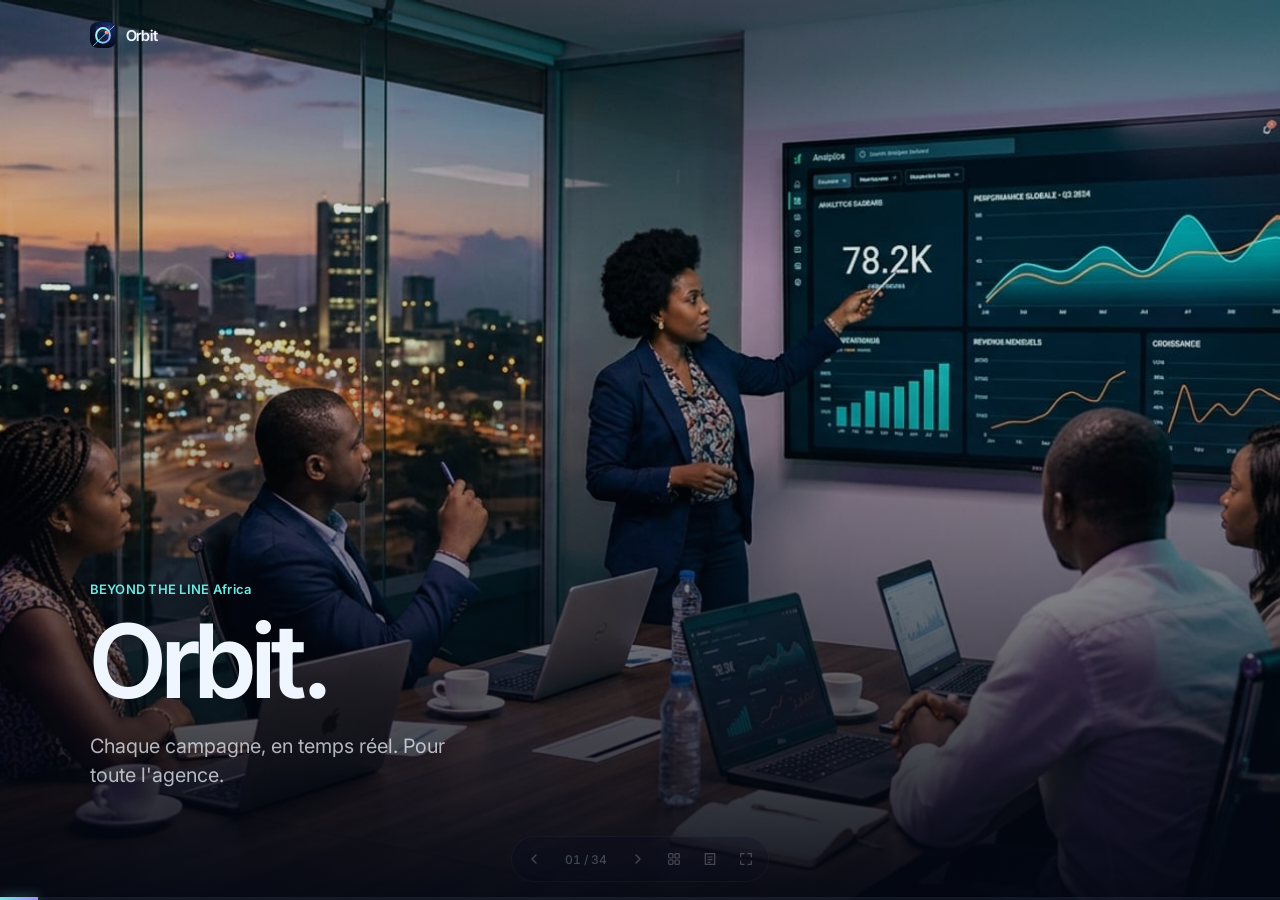
<file: index.html>
<!doctype html>
<html lang="fr">
<head>
<meta charset="utf-8">
<meta name="viewport" content="width=device-width, initial-scale=1, viewport-fit=cover">
<title>Orbit · Keynote BTL</title>
<meta name="description" content="Orbit, le pilotage des campagnes de BEYOND THE LINE Africa : pourquoi l'adopter, comment s'en servir, ce que ça coûte et ce que ça rapporte.">
<meta name="theme-color" content="#030712">
<link rel="icon" href="images/orbit.svg" type="image/svg+xml">
<link rel="apple-touch-icon" href="images/orbit-180.png">
<link rel="preconnect" href="https://fonts.googleapis.com"><link rel="preconnect" href="https://fonts.gstatic.com" crossorigin>
<link href="https://fonts.googleapis.com/css2?family=Inter:wght@400;500;600;700&family=Inter+Tight:wght@500;600;700&display=swap" rel="stylesheet">
<link rel="stylesheet" href="styles.css">
</head>
<body>
<div class="aurora" aria-hidden="true"><i></i><i></i><i></i></div>

<svg width="0" height="0" style="position:absolute" aria-hidden="true">
  <symbol id="i-left" viewBox="0 0 24 24" fill="none" stroke="currentColor" stroke-width="2" stroke-linecap="round" stroke-linejoin="round"><path d="m15 6-6 6 6 6"/></symbol>
  <symbol id="i-right" viewBox="0 0 24 24" fill="none" stroke="currentColor" stroke-width="2" stroke-linecap="round" stroke-linejoin="round"><path d="m9 6 6 6-6 6"/></symbol>
  <symbol id="i-grid" viewBox="0 0 24 24" fill="none" stroke="currentColor" stroke-width="1.8"><rect x="4" y="4" width="6.5" height="6.5" rx="1.5"/><rect x="13.5" y="4" width="6.5" height="6.5" rx="1.5"/><rect x="4" y="13.5" width="6.5" height="6.5" rx="1.5"/><rect x="13.5" y="13.5" width="6.5" height="6.5" rx="1.5"/></symbol>
  <symbol id="i-note" viewBox="0 0 24 24" fill="none" stroke="currentColor" stroke-width="1.8" stroke-linecap="round"><path d="M5 4h14v16H5z"/><path d="M9 9h6M9 13h6M9 17h3"/></symbol>
  <symbol id="i-full" viewBox="0 0 24 24" fill="none" stroke="currentColor" stroke-width="1.8" stroke-linecap="round" stroke-linejoin="round"><path d="M4 9V4h5M20 9V4h-5M4 15v5h5M20 15v5h-5"/></symbol>
</svg>

<header class="brandbar">
  <span class="brand"><img src="images/orbit.svg" alt="">Orbit</span>
</header>
<div class="progress"><i></i></div>

<main class="deck">

<!-- ═════════ I · POURQUOI ═════════ -->
<section class="slide full" data-title="Orbit" data-part="Pourquoi">
  <div class="photo"><img src="images/photos/reunion.jpg" alt="Une équipe pilote une campagne sur l'écran géant de la salle de réunion"></div>
  <div class="reveal">
    <span class="eyebrow">BEYOND THE LINE Africa</span>
    <h1>Orbit.</h1>
    <p class="lead">Chaque campagne, en temps réel. Pour toute l'agence.</p>
  </div>
  <aside class="note"><b>1 min.</b> Ouvrir sur l'image : une réunion où tout le monde regarde la même campagne, en direct. Annoncer les quatre temps : pourquoi, ce qu'Orbit apporte, comment s'en servir, ce que ça rapporte.</aside>
</section>

<section class="slide full" data-title="Aujourd'hui">
  <div class="photo left"><img src="images/photos/constat.jpg" alt="Une superviseure débordée par les fichiers et les messages"></div>
  <div class="reveal">
    <span class="eyebrow">Aujourd'hui</span>
    <h2>Un rapport,<br>c'est une soirée<br><span class="grad">de recopie.</span></h2>
    <p class="lead">WhatsApp, photos, Excel, notes. Et des chiffres qui changent après envoi.</p>
  </div>
  <aside class="note"><b>2 min.</b> Faire réagir la salle : combien d'heures pour le rapport hebdo ? Combien de corrections après envoi au client ? Ce sont nos meilleurs arguments. Le problème, c'est le processus, pas les personnes.</aside>
</section>

<section class="slide full" data-title="10 h, au kiosque">
  <div class="photo left flip"><img src="images/photos/ambassadeur.jpg" alt="Un ambassadeur saisit une vente sur son téléphone devant un kiosque M-Pesa à Kinshasa"></div>
  <div class="reveal">
    <span class="eyebrow">Avec Orbit</span>
    <h2>10 h, une vente au kiosque.<br><span class="grad">10 h 01, toute l'agence la voit.</span></h2>
    <p class="lead">Saisie sur le téléphone. Plus rien à recompiler le soir.</p>
  </div>
  <aside class="note"><b>1 min.</b> Le contraste avec la slide précédente : l'ambassadeur saisit au kiosque, la direction, les superviseurs et le chargé de compte voient le chiffre dans la minute. La réunion du lundi sert à décider, plus à vérifier.</aside>
</section>

<section class="slide" data-title="Orbit en une phrase">
  <div class="split">
    <div class="reveal">
      <span class="eyebrow">En une phrase</span>
      <h2>Le terrain saisit.<br><span class="grad">Orbit fait le reste.</span></h2>
      <p class="lead">Calculs, classements, commentaires, rapports. Rien à ressaisir.</p>
    </div>
    <div class="shot float"><img src="images/app/02-accueil-privilege.jpg" alt="Accueil d'Orbit sur la campagne Vodacom Privilège"></div>
  </div>
  <aside class="note"><b>2 min.</b> Orbit est déjà en service sur quatre campagnes Vodacom : Privilège, Merchant, M-Pesa Mikili et Youth F2F. Ce n'est pas un projet, c'est un outil qui tourne.</aside>
</section>

<!-- ═════════ II · CE QU'ORBIT APPORTE ═════════ -->
<section class="slide full" data-title="Pratique" data-part="Ce qu'Orbit apporte">
  <div class="photo left"><img src="images/photos/hotesse.jpg" alt="Une hôtesse montre Orbit sur son téléphone en boutique"></div>
  <div class="reveal">
    <span class="eyebrow">01 · Pratique</span>
    <h2>Un lien.<br><span class="grad">Partout.</span></h2>
    <p class="lead">Téléphone, ordinateur, écran de salle. Rien à installer, s'installe en un geste.</p>
  </div>
  <aside class="note"><b>2 min.</b> Pas de licence ni d'installation sur les postes. Faire ouvrir le lien sur un téléphone de la salle.</aside>
</section>

<section class="slide" data-title="Modulable">
  <div class="reveal">
    <span class="eyebrow">02 · Modulable</span>
    <h2>Chaque campagne a<br><span class="grad">son Orbit.</span></h2>
    <div class="gallery">
      <figure><img src="images/app/08-accueil-merchant.jpg" alt="Campagne Merchant"><figcaption>Merchant · POS et transactions</figcaption></figure>
      <figure><img src="images/app/09-mikili-nebuleuse.jpg" alt="Campagne M-Pesa Mikili"><figcaption>M-Pesa Mikili · contacts</figcaption></figure>
      <figure><img src="images/app/10-starfly.jpg" alt="Ambiance claire"><figcaption>Six ambiances, claires ou sombres</figcaption></figure>
    </div>
  </div>
  <aside class="note"><b>2 min.</b> Hôtesses, ambassadeurs, contacts, POS : chaque type a son vocabulaire et ses objectifs. Une nouvelle campagne se branche pour environ 100 $.</aside>
</section>

<section class="slide" data-title="Fiable et claire">
  <div class="split rev">
    <div class="shot float"><img src="images/app/05-terrain.jpg" alt="Vue Terrain avec la fiche d'une hôtesse"></div>
    <div class="reveal">
      <span class="eyebrow">03 · Fiable et claire</span>
      <h2>Une source.<br><span class="grad">Zéro version.</span></h2>
      <p class="lead">Une base unique et sécurisée. Chaque correction est tracée.</p>
    </div>
  </div>
  <aside class="note"><b>2 min.</b> Profils et droits séparés : Vodacom lit, BTL pilote. Le journal des modifications garde qui a changé quoi, et quand.</aside>
</section>

<section class="slide" data-title="Sans erreurs">
  <div class="reveal">
    <span class="eyebrow">04 · Sans erreurs</span>
    <h2>Le chiffre se calcule.<br><span class="grad">Il ne se recopie plus.</span></h2>
    <div class="versus">
      <div class="glass col before"><h3>Avant</h3><ul><li>Recopies WhatsApp → Excel</li><li>Doublons, oublis, formules cassées</li><li>Corrections après envoi</li></ul></div>
      <div class="glass col after"><h3 class="grad">Avec Orbit</h3><ul><li>Saisie unique, sur le moment</li><li>Totaux et objectifs automatiques</li><li>Anomalies signalées avant envoi</li></ul></div>
    </div>
  </div>
  <aside class="note"><b>2 min.</b> La recopie est la principale source d'erreurs. Orbit la supprime.</aside>
</section>

<section class="slide full" data-title="Rapports en 30 secondes">
  <div class="photo left"><img src="images/photos/export.jpg" alt="Une superviseure exporte le rapport de la campagne"></div>
  <div class="reveal">
    <span class="eyebrow">05 · Rapports</span>
    <h2>Le rapport client<br><span class="grad">en 30 secondes.</span></h2>
    <p class="lead">PDF prêt à envoyer. Excel avec formules et données brutes, vérifiable.</p>
  </div>
  <aside class="note"><b>2 min.</b> Comparer avec le temps de compilation donné par la salle au début. L'Excel à formules permet au client de recompter : c'est de la transparence.</aside>
</section>

<section class="slide" data-title="Décisionnelle">
  <div class="split">
    <div class="reveal">
      <span class="eyebrow">06 · Décisionnelle</span>
      <h2>On pose la question.<br><span class="grad">Orbit répond, chiffres à l'appui.</span></h2>
    </div>
    <div class="glass chat">
      <div class="head"><i>✦</i>Questionner la campagne</div>
      <div class="q">Qui sont les trois meilleurs et pourquoi ?</div>
      <div class="a"><p>• Becky O. : 211 transactions en 10 jours<br>• Patience T. : 141 en 12 jours<br>• Jesly B. : 113 en 12 jours</p><p>Les notes de terrain signalent des lenteurs de connexion et des fonds livrés en retard.</p><p><b>Suggestion :</b> approvisionner les fonds dès le matin.</p></div>
      <div class="foot"><span>Réponse réelle · Merchant</span><span>19 questions restantes aujourd'hui</span></div>
    </div>
  </div>
  <aside class="note"><b>3 min.</b> Vraie réponse obtenue sur Merchant. L'IA lit les chiffres et les notes de clôture, puis propose des pistes. Aucune donnée client ne lui est transmise. Le quota quotidien rend le service facturable.</aside>
</section>

<section class="slide full" data-title="Réorienter">
  <div class="photo left"><img src="images/photos/superviseur-terrain.jpg" alt="Un superviseur consulte Orbit dans la rue"></div>
  <div class="reveal">
    <span class="eyebrow">07 · Agile</span>
    <h2>Jeudi, un shop décroche.<br><span class="grad">Vendredi, c'est corrigé.</span></h2>
    <p class="lead">On déplace les équipes avant la fin de la semaine, pas après.</p>
  </div>
  <aside class="note"><b>2 min.</b> Un shop sous la moyenne deux jours de suite se voit dans Terrain. On déplace deux hôtesses. Sans Orbit, on le découvre dans le rapport de fin de semaine.</aside>
</section>

<section class="slide full" data-title="Présenter les résultats">
  <div class="photo"><img src="images/photos/directeur.jpg" alt="Un directeur présente la courbe de progression"></div>
  <div class="reveal">
    <span class="eyebrow">08 · Convaincant</span>
    <h2>Les résultats<br><span class="grad">se montrent en direct.</span></h2>
  </div>
  <aside class="note"><b>2 min.</b> La courbe de progression, les jours prestés, les classements : la présentation au client se fait directement dans Orbit, sans préparer de diapositives.</aside>
</section>

<section class="slide" data-title="Ce que voit le client">
  <div class="split even">
    <div class="reveal">
      <span class="eyebrow">09 · Maîtrise</span>
      <h2>Le client voit<br><span class="grad">ce que nous décidons.</span></h2>
      <p class="lead">Par campagne : l'accès, les objectifs, les questions à l'IA.</p>
    </div>
    <div class="glass access">
      <div class="row"><span>Campagne</span><span>Voir</span><span>Objectifs</span><span>IA</span></div>
      <div class="row"><b>Vodacom Privilège</b><i class="sw on"></i><i class="sw on"></i><i class="sw on"></i></div>
      <div class="row"><b>Merchant Educational</b><i class="sw on"></i><i class="sw"></i><i class="sw on"></i></div>
      <div class="row"><b>M-Pesa Mikili</b><i class="sw on"></i><i class="sw on"></i><i class="sw"></i></div>
      <div class="row"><b>Youth F2F</b><i class="sw"></i><i class="sw"></i><i class="sw"></i></div>
    </div>
  </div>
  <aside class="note"><b>2 min.</b> Levier de négociation : on montre la campagne sans les objectifs internes, et l'IA est réservée aux clients qui la paient.</aside>
</section>

<!-- ═════════ III · TUTORIEL ═════════ -->
<section class="slide full chapter" data-title="Prise en main" data-part="Prise en main">
  <div class="photo left"><img src="images/photos/formation.jpg" alt="Séance de formation des agents à Orbit"></div>
  <div class="reveal">
    <div class="num-big">12 min</div>
    <h2>Prise en main.<br><span class="grad">Tout est déjà disponible.</span></h2>
  </div>
  <aside class="note"><b>1 min.</b> Annoncer : on parcourt l'appli écran par écran. Tout ce qui suit est en service aujourd'hui. Idéalement, faire la démonstration en direct en parallèle.</aside>
</section>

<section class="slide" data-title="Se connecter">
  <div class="split">
    <div class="reveal">
      <span class="eyebrow">Étape 1</span>
      <h2>Se connecter</h2>
      <ol class="steps"><li><span><b>Vodacom</b> : lecture seule, un clic.</span></li><li><span><b>BTL</b> : choisir son profil, saisir son mot de passe.</span></li><li><span>Le tracker ouvre Orbit déjà connecté.</span></li></ol>
      <div class="qr"><img src="images/qr-orbit.svg" alt="QR code vers Orbit"><span><b>Scannez pour ouvrir Orbit</b>eldoradodesign1.github.io/btl-deployment-report</span></div>
    </div>
    <div class="shot"><img src="images/app/01-connexion.jpg" alt="Écran de connexion d'Orbit"></div>
  </div>
  <aside class="note"><b>1 min.</b> Deux profils : Vodacom pour le client (lecture), BTL pour l'équipe (pilotage). Les droits suivent le rôle : agent, superviseur, admin, super admin.</aside>
</section>

<section class="slide" data-title="Choisir la campagne">
  <div class="split">
    <div class="reveal">
      <span class="eyebrow">Étape 2</span>
      <h2>Choisir la campagne</h2>
      <ol class="steps"><li><span>Touche <kbd>C</kbd>, ou le bouton en haut à gauche.</span></li><li><span>Taper quelques lettres pour filtrer.</span></li><li><span><kbd>Entrée</kbd> pour ouvrir.</span></li></ol>
    </div>
    <div class="shot"><img src="images/app/07-palette-campagnes.jpg" alt="Palette de choix de campagne"></div>
  </div>
  <aside class="note"><b>1 min.</b> La palette est pensée pour un catalogue qui grandit : avec 20 campagnes, on retrouve la bonne en deux secondes.</aside>
</section>

<section class="slide" data-title="L'accueil">
  <div class="split rev">
    <div class="shot">
      <img src="images/app/02-accueil-privilege.jpg" alt="Accueil d'Orbit annoté">
      <span class="spot" style="left:9.6%;top:12.5%">1</span>
      <span class="spot" style="left:63%;top:4.2%">2</span>
      <span class="spot" style="left:27%;top:21%">3</span>
      <span class="spot" style="left:34%;top:52%">4</span>
      <span class="spot" style="left:84%;top:52%">5</span>
      <span class="spot" style="left:88.4%;top:4.2%">6</span>
    </div>
    <div class="reveal">
      <span class="eyebrow">Étape 3</span>
      <h2>L'accueil</h2>
      <ol class="steps"><li><span>La campagne</span></li><li><span>La période, un clic</span></li><li><span>Le chiffre clé et l'objectif</span></li><li><span>La progression jour par jour</span></li><li><span>Le commentaire de la période</span></li><li><span>L'export</span></li></ol>
    </div>
  </div>
  <aside class="note"><b>2 min.</b> Tout l'essentiel tient sur un écran. La période se choisit dans un calendrier ; <kbd>Alt+1 à 9</kbd> sélectionne une semaine, <kbd>Alt+0</kbd> toute la campagne.</aside>
</section>

<section class="slide" data-title="Activité">
  <div class="split">
    <div class="reveal">
      <span class="eyebrow">Étape 4</span>
      <h2>Activité</h2>
      <p class="lead">Le rythme de la campagne, jour par jour, agent par agent.</p>
      <p class="why"><b>Pourquoi :</b> repérer un jour faible ou un agent absent en un coup d'œil.</p>
    </div>
    <div class="shot"><img src="images/app/04-activite.jpg" alt="Vue Activité"></div>
  </div>
  <aside class="note"><b>1 min.</b> La carte de chaleur montre les jours forts et faibles. À droite, le détail du jour sélectionné avec la note de supervision.</aside>
</section>

<section class="slide" data-title="Terrain">
  <div class="split">
    <div class="reveal">
      <span class="eyebrow">Étape 5</span>
      <h2>Terrain</h2>
      <p class="lead">Agents et shops classés. Une fiche par personne.</p>
      <p class="why"><b>Pourquoi :</b> savoir qui performe et où renforcer.</p>
    </div>
    <div class="shot"><img src="images/app/05-terrain.jpg" alt="Vue Terrain"></div>
  </div>
  <aside class="note"><b>1 min.</b> Cliquer sur un agent ouvre sa fiche : volume, jours prestés, répartition. Même logique pour les shops ou les lieux.</aside>
</section>

<section class="slide" data-title="Données">
  <div class="split">
    <div class="reveal">
      <span class="eyebrow">Étape 6</span>
      <h2>Données</h2>
      <ol class="steps"><li><span><b>Journal</b> : chaque ligne, filtrable.</span></li><li><span><b>Performances</b> : présence et volumes par jour.</span></li><li><span><b>Qualité</b> : anomalies à corriger.</span></li></ol>
    </div>
    <div class="shot"><img src="images/app/t-performances.jpg" alt="Performances et présence"></div>
  </div>
  <aside class="note"><b>2 min.</b> Les numéros clients sont masqués. Les superviseurs BTL peuvent corriger une ligne ; chaque correction est journalisée.</aside>
</section>

<section class="slide" data-title="Exporter">
  <div class="split">
    <div class="reveal">
      <span class="eyebrow">Étape 7</span>
      <h2>Exporter</h2>
      <ol class="steps"><li><span>Bouton <b>Export</b>, en haut à droite.</span></li><li><span>Choisir PDF ou Excel, cocher les sections.</span></li><li><span>Télécharger. C'est prêt.</span></li></ol>
    </div>
    <div class="shot"><img src="images/app/06-export.jpg" alt="Fenêtre d'export avec aperçu"></div>
  </div>
  <aside class="note"><b>1 min.</b> L'aperçu montre le rapport tel qu'il sera envoyé. L'Excel contient des formules et un onglet de données brutes.</aside>
</section>

<section class="slide" data-title="Questionner">
  <div class="split">
    <div class="reveal">
      <span class="eyebrow">Étape 8</span>
      <h2>Questionner</h2>
      <ol class="steps"><li><span>Bouton <b>Questionner</b>, sur le commentaire de la période.</span></li><li><span>Une suggestion, ou sa propre question.</span></li><li><span>Le compteur affiche les questions restantes.</span></li></ol>
    </div>
    <div class="shot"><img src="images/app/t-questionner.jpg" alt="Panneau Questionner la campagne"></div>
  </div>
  <aside class="note"><b>1 min.</b> La conversation porte sur la campagne et la période affichées. Le quota est réglé par le super admin.</aside>
</section>

<section class="slide" data-title="Mobile et apparence">
  <div class="split">
    <div class="reveal">
      <span class="eyebrow">Étape 9</span>
      <h2>À son goût,<br><span class="grad">dans la poche.</span></h2>
      <ol class="steps"><li><span><b>Apparence</b> : six ambiances, opacité, flou.</span></li><li><span><b>Installer</b> : ajouter à l'écran d'accueil.</span></li><li><span>Sur téléphone, tout passe par le dock du bas.</span></li></ol>
    </div>
    <div style="display:flex;gap:22px;align-items:center"><div class="shot" style="flex:1"><img src="images/app/t-apparence.jpg" alt="Réglages d'apparence"></div><div class="phone"><img src="images/app/12-mobile-accueil.jpg" alt="Orbit sur téléphone"></div></div>
  </div>
  <aside class="note"><b>1 min.</b> L'appli s'installe comme une appli native, avec sa propre icône. Chaque utilisateur garde ses réglages.</aside>
</section>

<section class="slide" data-title="Administration">
  <div class="split">
    <div class="reveal">
      <span class="eyebrow">Étape 10 · Admin BTL</span>
      <h2>Accès client<br>et paramètres</h2>
      <ol class="steps"><li><span><b>Accès client</b> : trois interrupteurs par campagne.</span></li><li><span><b>Paramètres</b> : objectifs, profil, quota de questions.</span></li><li><span><b>Journal</b> : toutes les modifications, datées.</span></li></ol>
    </div>
    <div class="shot" id="admin-shot"><img src="images/app/t-acces-client.jpg" alt="Écran Accès client" onerror="this.closest('.slide').querySelector('.glass.access-fallback').hidden=false;this.parentElement.hidden=true"></div>
    <div class="glass access access-fallback" hidden>
      <div class="row"><span>Campagne</span><span>Voir</span><span>Objectifs</span><span>IA</span></div>
      <div class="row"><b>Vodacom Privilège</b><i class="sw on"></i><i class="sw on"></i><i class="sw on"></i></div>
      <div class="row"><b>Merchant Educational</b><i class="sw on"></i><i class="sw"></i><i class="sw on"></i></div>
      <div class="row"><b>M-Pesa Mikili</b><i class="sw on"></i><i class="sw on"></i><i class="sw"></i></div>
    </div>
  </div>
  <aside class="note"><b>1 min.</b> Réservé aux admin et super admin BTL. Chaque changement s'applique immédiatement côté client.</aside>
</section>

<!-- ═════════ IV · ÉCONOMIE ═════════ -->
<section class="slide full" data-title="La condition" data-part="Ce que ça demande, ce que ça rapporte">
  <div class="photo"><img src="images/photos/equipe.jpg" alt="L'équipe BTL réunie"></div>
  <div class="reveal">
    <span class="eyebrow">La condition</span>
    <h2>Orbit ne vaut que si<br><span class="grad">tout le monde l'utilise.</span></h2>
    <p class="lead">Un agent qui ne saisit pas, c'est un chiffre faux pour toute la campagne.</p>
  </div>
  <aside class="note"><b>3 min.</b> À dire franchement : si une partie de l'agence reste sur Excel, on revient aux deux versions des chiffres. Agents : saisie le jour même. Superviseurs : contrôle quotidien. Chargés de compte : rapports exclusivement depuis Orbit. Direction : réunions sur Orbit. Laisser place aux objections.</aside>
</section>

<section class="slide" data-title="Le coût">
  <div class="reveal">
    <span class="eyebrow">Le coût</span>
    <h2>Investi une fois.<br><span class="grad">Presque rien ensuite.</span></h2>
    <div class="tiles t3">
      <div class="glass tile"><span class="tag">Développement complet</span><div class="num">500<small>$</small></div><p>Une fois. Déjà en cours de réalisation.</p></div>
      <div class="glass tile"><span class="tag">Nouvelle campagne</span><div class="num">50<small>$</small></div><p>Pour brancher un nouveau type.</p></div>
      <div class="glass tile hl"><span class="tag">Hébergement</span><div class="num">&lt; 50<small>$ / mois</small></div><p>Base, site et IA compris.</p></div>
    </div>
  </div>
  <aside class="note"><b>2 min.</b> Le développement est déjà payé et l'outil tourne. Le récurrent, c'est l'hébergement, négociable. À comparer avec le coût des heures de compilation actuelles.</aside>
</section>

<section class="slide" data-title="La facturation">
  <div class="reveal">
    <span class="eyebrow">Le modèle</span>
    <h2>Orbit devient<br><span class="grad">une ligne de facture.</span></h2>
    <div class="tiles t3">
      <div class="glass tile"><span class="tag">Pilotage Orbit</span><div class="num">400<small>$ / campagne</small></div><p>Accès client, tableaux, rapports.</p></div>
      <div class="glass tile hl"><span class="tag">Option IA</span><div class="num">+100<small>$ / campagne</small></div><p>Commentaires et questions.</p></div>
      <div class="glass tile"><span class="tag">À la carte</span><div class="num">Quota</div><p>Questions par jour selon le contrat.</p></div>
    </div>
  </div>
  <aside class="note"><b>3 min.</b> Intégrer Orbit à chaque devis, de façon permanente. Le client paie un service visible, pas un logiciel. Montants indicatifs, à discuter.</aside>
</section>

<section class="slide" data-title="Retour sur investissement">
  <div class="split">
    <div class="reveal">
      <span class="eyebrow">Retour sur investissement</span>
      <h2>Lent au départ.<br><span class="grad">Net ensuite.</span></h2>
      <div class="tiles t2">
        <div class="glass tile"><span class="tag">Point mort</span><div class="num" id="roi-even" style="font-size:44px">—</div></div>
        <div class="glass tile"><span class="tag">Solde à 12 mois</span><div class="num grad" id="roi-total" style="font-size:44px">—</div></div>
      </div>
    </div>
    <div class="glass chart">
      <svg id="roi-chart" role="img" aria-label="Facturation mensuelle et solde cumulé sur 12 mois"></svg>
      <div class="legend"><span><i style="background:rgb(112 232 225)"></i>Facturé par mois</span><span><i style="background:rgb(160 140 255)"></i>Solde cumulé</span></div>
      <p class="hyp">Hypothèses : 2 mois de rodage non facturés, puis 2 campagnes par mois, une sur deux avec l'IA. Prix : 400 $ par campagne, +100 $ pour l'IA. Coûts : 500 $ au départ, 50 $ par nouvelle campagne, 50 $ par mois.</p>
    </div>
  </div>
  <aside class="note"><b>3 min.</b> Les premiers mois sont négatifs (rodage, adhésion). Ensuite chaque campagne rapporte environ 350 $ net, 450 $ avec l'IA. Scénario volontairement prudent.</aside>
</section>

<section class="slide" data-title="Calculateur">
  <div class="reveal">
    <span class="eyebrow">À vous</span>
    <h2>Testons <span class="grad">vos hypothèses.</span></h2>
    <div class="calc" id="calc">
      <div class="glass inputs">
        <label><span>Campagnes facturées par mois <b data-v="perMonth"></b></span><input type="range" name="perMonth" min="1" max="6" value="2"></label>
        <label><span>Mois de rodage non facturés <b data-v="pilot"></b></span><input type="range" name="pilot" min="0" max="6" value="2"></label>
        <label><span>Campagnes avec l'option IA <b data-v="iaShare"></b></span><input type="range" name="iaShare" min="0" max="100" step="10" value="50"></label>
        <label><span>Prix Orbit par campagne <b data-v="price"></b></span><input type="range" name="price" min="200" max="1000" step="50" value="400"></label>
      </div>
      <div class="glass out">
        <div class="kpis"><div class="kpi"><small>Point mort</small><b data-k="even"></b></div><div class="kpi"><small>Facturé sur 12 mois</small><b data-k="revenue"></b></div><div class="kpi"><small>Solde net</small><b data-k="total" class="grad"></b></div></div>
        <svg role="img" aria-label="Simulation sur 12 mois"></svg>
      </div>
    </div>
  </div>
  <aside class="note"><b>3 min.</b> Laisser la salle proposer les chiffres. Même avec une campagne par mois et un long rodage, le point mort arrive dans l'année.</aside>
</section>

<section class="slide full" data-title="Le client">
  <div class="photo left"><img src="images/photos/client.jpg" alt="Une chargée de compte présente Orbit à des clients"></div>
  <div class="reveal">
    <span class="eyebrow">La valeur</span>
    <h2>Le client voit sa campagne.<br><span class="grad">Il nous choisit.</span></h2>
    <p class="lead">Transparence, réactivité, chiffres vérifiables : ce que nos concurrents ne montrent pas.</p>
  </div>
  <aside class="note"><b>2 min.</b> Ce que chacun gagne : la direction, une vision en direct et un revenu ; les superviseurs, du temps ; les agents, un travail visible ; le client, la confiance.</aside>
</section>

<section class="slide" data-title="Plan d'adoption">
  <div class="reveal plan">
    <span class="eyebrow">Le plan</span>
    <h2>90 jours pour en faire<br><span class="grad">un réflexe.</span></h2>
    <div class="tiles t3">
      <div class="glass tile"><em>Jours 1 à 30</em><h3>Adopter</h3><ul><li>Prise en main par équipe</li><li>Toutes les campagnes sur Orbit</li><li>Fin des rapports Excel internes</li></ul></div>
      <div class="glass tile"><em>Jours 31 à 60</em><h3>Montrer</h3><ul><li>Accès client sur une campagne</li><li>Réunions sur écran</li><li>Ajustements</li></ul></div>
      <div class="glass tile"><em>Jours 61 à 90</em><h3>Facturer</h3><ul><li>Orbit dans les devis</li><li>Option IA proposée</li><li>Bilan chiffré</li></ul></div>
    </div>
  </div>
  <aside class="note"><b>2 min.</b> Un référent par équipe. Le bilan à 90 jours mesure le taux de saisie, le temps de production des rapports et les campagnes facturées avec Orbit.</aside>
</section>

<section class="slide" data-title="Vos questions">
  <div class="reveal faq">
    <span class="eyebrow">Anticiper</span>
    <h2>Les questions <span class="grad">qu'on va nous poser.</span></h2>
    <div class="tiles t2">
      <div class="glass tile"><b>Et si le réseau coupe ?</b><span>La saisie part dès que la connexion revient.</span></div>
      <div class="glass tile"><b>Les données sont protégées ?</b><span>Droits par profil ; l'IA ne voit ni nom ni numéro client.</span></div>
      <div class="glass tile"><b>Et si le client ne paie pas ?</b><span>Orbit reste notre outil : le temps gagné le justifie.</span></div>
      <div class="glass tile"><b>Qui maintient l'outil ?</b><span>Eldorado_design, coût connu d'avance.</span></div>
    </div>
  </div>
  <aside class="note"><b>2 min.</b> Traiter les objections avant qu'elles ne viennent.</aside>
</section>

<section class="slide full" data-title="La décision">
  <div class="photo"><img src="images/photos/decision.jpg" alt="Poignée de main autour de la table"></div>
  <div class="reveal">
    <span class="eyebrow">Aujourd'hui</span>
    <h2>Une décision :<br><span class="grad">Orbit, pour toute l'agence.</span></h2>
    <p class="lead">Adhésion de toutes les équipes. Un référent par équipe. Orbit dans les devis.</p>
  </div>
  <aside class="note"><b>2 min.</b> Conclure par la demande, pas par un résumé. Fixer la date du bilan à 90 jours.</aside>
</section>

<section class="slide" data-title="Merci">
  <div class="reveal" style="text-align:center">
    <img class="endmark" src="images/orbit.svg" alt="Orbit">
    <h1>Merci.</h1>
    <p class="byeldo">Orbit · Développé par <b>Eldo</b></p>
  </div>
  <aside class="note"><b>Questions et réponses.</b> Garder Orbit ouvert dans un autre onglet.</aside>
</section>

</main>

<div class="notes" role="note" aria-live="polite"></div>
<div class="overview" role="dialog" aria-label="Sommaire"><h2>Sommaire</h2><ol></ol></div>
<nav class="controls" aria-label="Navigation">
  <button type="button" data-act="prev" aria-label="Précédente"><svg><use href="#i-left"/></svg></button>
  <span class="count" data-count></span>
  <button type="button" data-act="next" aria-label="Suivante"><svg><use href="#i-right"/></svg></button>
  <button type="button" data-act="overview" aria-label="Sommaire (O)"><svg><use href="#i-grid"/></svg></button>
  <button type="button" data-act="notes" aria-label="Notes de l'orateur (N)"><svg><use href="#i-note"/></svg></button>
  <button type="button" data-act="full" aria-label="Plein écran (F)"><svg><use href="#i-full"/></svg></button>
</nav>
<script src="deck.js"></script>
</body>
</html>
</file>
<file: styles.css>
/* Orbit · keynote — identité de l'appli : nuit aurorale, verre, accent cyan et violet, photos plein cadre. */
:root {
  --night: 3 7 18; --deep: 9 16 34; --panel: 16 26 50;
  --ink: 240 246 255; --mute: 158 174 200; --line: 190 215 255;
  --acc: 112 232 225; --acc2: 160 140 255;
  --display: "Inter Tight", "Inter", system-ui, sans-serif; --ui: "Inter", system-ui, sans-serif;
  --ease: cubic-bezier(.22, 1, .36, 1); --spring: cubic-bezier(.34, 1.4, .64, 1);
  --pad-x: clamp(24px, 7vw, 120px);
}
* { box-sizing: border-box; }
html, body { margin: 0; height: 100%; background: rgb(var(--night)); color: rgb(var(--ink)); font: 400 16px/1.5 var(--ui); overflow: hidden; -webkit-font-smoothing: antialiased; }
button { font: inherit; color: inherit; border: 0; background: none; cursor: pointer; }
img { display: block; max-width: 100%; }

/* ── Fond vivant (aurore lente) ── */
.aurora { position: fixed; inset: 0; z-index: 0; pointer-events: none; overflow: hidden; }
.aurora i { position: absolute; width: 60vmax; height: 60vmax; border-radius: 50%; filter: blur(110px); opacity: .2; animation: wander 30s ease-in-out infinite alternate; }
.aurora i:nth-child(1) { left: -20vmax; top: -25vmax; background: rgb(var(--acc)); }
.aurora i:nth-child(2) { right: -25vmax; top: -10vmax; background: rgb(var(--acc2)); animation-duration: 36s; }
.aurora i:nth-child(3) { left: 20vmax; bottom: -40vmax; background: rgb(40 90 210); animation-duration: 42s; }
@keyframes wander { to { transform: translate3d(8vmax, 6vmax, 0) scale(1.15); } }

/* ── Chrome : marque Orbit, signature BTL, progression, commandes ── */
.brandbar { position: fixed; top: 22px; left: var(--pad-x); right: var(--pad-x); z-index: 6; display: flex; justify-content: space-between; align-items: center; pointer-events: none; }
.brand { display: inline-flex; align-items: center; gap: 10px; font: 600 15px var(--display); letter-spacing: -.01em; }
.brand img { width: 26px; height: 26px; border-radius: 8px; }
.btl { display: inline-flex; align-items: center; gap: 9px; opacity: .92; filter: drop-shadow(0 1px 6px rgb(0 0 0 / .45)); }
.btl-mark { display: flex; gap: 2px; }
.btl-mark i { width: 9px; height: 16px; clip-path: polygon(0 0, 62% 0, 100% 50%, 62% 100%, 0 100%, 39% 50%); }
.btl-mark i:nth-child(1) { background: #8a7d77; transform: translateY(2px); }
.btl-mark i:nth-child(2) { background: #f8f3ea; }
.btl-mark i:nth-child(3) { background: #e31e2d; transform: translateY(-2px); }
.btl-word { display: grid; line-height: 1.05; }
.btl-word b { font: 700 11px var(--display); letter-spacing: .14em; }
.btl-word small { font: 500 8px var(--ui); letter-spacing: .22em; color: rgb(var(--ink) / .6); }
.progress { position: fixed; left: 0; right: 0; bottom: 0; height: 3px; z-index: 6; background: rgb(var(--line) / .08); }
.progress i { display: block; height: 100%; width: 0; background: linear-gradient(90deg, rgb(var(--acc)), rgb(var(--acc2))); box-shadow: 0 0 12px rgb(var(--acc) / .6); transition: width .7s var(--ease); }
.controls { position: fixed; left: 50%; bottom: 18px; z-index: 6; display: flex; align-items: center; gap: 2px; padding: 5px; border-radius: 999px; transform: translateX(-50%); background: rgb(var(--deep) / .55); border: 1px solid rgb(var(--line) / .12); backdrop-filter: blur(20px) saturate(1.4); -webkit-backdrop-filter: blur(20px) saturate(1.4); opacity: .35; transition: opacity .4s var(--ease); }
.controls:hover, body.show-controls .controls { opacity: 1; }
.controls button { width: 34px; height: 34px; border-radius: 50%; display: grid; place-items: center; color: rgb(var(--ink) / .7); transition: background-color .2s, color .2s, transform .3s var(--spring); }
.controls button:hover { background: rgb(var(--line) / .12); color: rgb(var(--ink)); }
.controls button:active { transform: scale(.9); }
.controls button.is-on { color: rgb(var(--acc)); }
.controls .count { padding: 0 12px; font: 500 12px var(--ui); font-variant-numeric: tabular-nums; color: rgb(var(--ink) / .7); }
.controls svg { width: 16px; height: 16px; }

/* ── Slides ── */
.deck { position: fixed; inset: 0; z-index: 1; }
.slide { position: absolute; inset: 0; padding: 96px var(--pad-x) 90px; display: grid; align-content: center; opacity: 0; visibility: hidden; transform: scale(1.015); transition: opacity .8s var(--ease), transform 1s var(--ease), visibility 0s .8s; overflow: hidden; }
.slide.is-active { opacity: 1; visibility: visible; transform: none; transition: opacity .8s var(--ease), transform 1s var(--ease), visibility 0s; }
.slide > * { position: relative; z-index: 2; }
.reveal > * { opacity: 0; transform: translateY(22px); filter: blur(6px); transition: opacity .9s var(--ease), transform 1s var(--ease), filter .9s var(--ease); }
.is-active .reveal > * { opacity: 1; transform: none; filter: none; }
.is-active .reveal > *:nth-child(2) { transition-delay: .1s; } .is-active .reveal > *:nth-child(3) { transition-delay: .2s; } .is-active .reveal > *:nth-child(4) { transition-delay: .3s; } .is-active .reveal > *:nth-child(5) { transition-delay: .4s; }

/* Photo plein cadre, lent zoom (Ken Burns) */
.photo { position: absolute !important; inset: 0; z-index: 0 !important; overflow: hidden; background: rgb(var(--deep)); }
.photo img { width: 100%; height: 100%; object-fit: cover; transform: scale(1.08); transition: transform 9s linear; }
.is-active .photo img { transform: scale(1); }
.photo.flip img { transform: scale(-1.08, 1.08); }
.is-active .photo.flip img { transform: scale(-1, 1); }
.photo::after { content: ""; position: absolute; inset: 0; background: linear-gradient(0deg, rgb(var(--night) / .95) 0%, rgb(var(--night) / .45) 38%, rgb(var(--night) / .1) 70%, rgb(var(--night) / .35) 100%); }
.photo.left::after { background: linear-gradient(180deg, rgb(var(--night) / .55), transparent 18%), linear-gradient(90deg, rgb(var(--night) / .94) 0%, rgb(var(--night) / .6) 40%, rgb(var(--night) / .05) 75%), linear-gradient(0deg, rgb(var(--night) / .5), transparent 40%); }
.slide.full { align-content: end; padding-bottom: 110px; }
.slide.full.mid { align-content: center; }

.eyebrow { display: inline-block; margin-bottom: 16px; font: 600 13px var(--ui); letter-spacing: .02em; color: rgb(var(--acc)); }
h1, h2, h3 { margin: 0; font-family: var(--display); font-weight: 600; letter-spacing: -.035em; }
h1 { font-size: clamp(52px, 8vw, 128px); line-height: .95; }
h2 { font-size: clamp(38px, 5vw, 80px); line-height: 1; }
h3 { font-size: clamp(18px, 1.5vw, 23px); line-height: 1.2; letter-spacing: -.02em; }
.lead { max-width: 30ch; margin: 22px 0 0; font-size: clamp(18px, 1.55vw, 24px); line-height: 1.45; color: rgb(var(--ink) / .72); }
.grad { background: linear-gradient(100deg, rgb(var(--acc)), rgb(var(--acc2)) 80%); -webkit-background-clip: text; background-clip: text; color: transparent; }
.dim { color: rgb(var(--ink) / .45); }

.split { display: grid; grid-template-columns: minmax(0, .85fr) minmax(0, 1.3fr); gap: clamp(28px, 5vw, 90px); align-items: center; }
.split.even { grid-template-columns: 1fr 1fr; }
.split.rev { grid-template-columns: minmax(0, 1.3fr) minmax(0, .85fr); }

/* Verre */
.glass { border-radius: 28px; background: linear-gradient(160deg, rgb(var(--panel) / .62), rgb(var(--deep) / .5)); border: 1px solid rgb(var(--line) / .12); box-shadow: inset 0 1px 0 rgb(var(--line) / .1), 0 30px 80px rgb(0 0 0 / .35); backdrop-filter: blur(22px) saturate(1.3); -webkit-backdrop-filter: blur(22px) saturate(1.3); }
.tiles { display: grid; gap: 14px; margin-top: 36px; }
.tiles.t2 { grid-template-columns: repeat(2, minmax(0, 1fr)); } .tiles.t3 { grid-template-columns: repeat(3, minmax(0, 1fr)); } .tiles.t4 { grid-template-columns: repeat(4, minmax(0, 1fr)); }
.tile { padding: 24px 24px 26px; }
.tile p { margin: 8px 0 0; color: rgb(var(--ink) / .62); font-size: 15px; line-height: 1.5; }
.num { font: 600 clamp(44px, 4.8vw, 76px) var(--display); letter-spacing: -.045em; line-height: 1; }
.num small { font-size: .38em; letter-spacing: -.01em; color: rgb(var(--ink) / .55); margin-left: 4px; }
.tile.hl { background: linear-gradient(160deg, rgb(var(--acc) / .18), rgb(var(--acc2) / .12)); border-color: rgb(var(--acc) / .35); }
.tag { display: inline-block; margin-bottom: 14px; font: 600 12px var(--ui); color: rgb(var(--ink) / .55); }

/* Captures d'écran */
.shot { position: relative; border-radius: 16px; overflow: visible; }
.shot img { width: 100%; border-radius: 16px; box-shadow: 0 0 0 1px rgb(var(--line) / .14), 0 50px 120px rgb(0 0 0 / .6), 0 0 120px rgb(var(--acc) / .1); }
.float { animation: hover 8s ease-in-out infinite alternate; }
@keyframes hover { to { transform: translateY(-10px); } }
.phone { width: min(290px, 22vw); padding: 9px; border-radius: 46px; background: linear-gradient(160deg, #303a52, #0b1120); box-shadow: 0 0 0 1.5px rgb(var(--line) / .25), 0 50px 100px rgb(0 0 0 / .6); }
.phone img { width: 100%; aspect-ratio: 390 / 844; object-fit: cover; object-position: top; border-radius: 38px; }

/* Repères numérotés du tutoriel */
.spot { position: absolute; z-index: 3; width: 30px; height: 30px; margin: -15px 0 0 -15px; border-radius: 50%; display: grid; place-items: center; font: 700 13px var(--display); color: rgb(var(--night)); background: rgb(var(--acc)); box-shadow: 0 0 0 4px rgb(var(--acc) / .25), 0 8px 24px rgb(0 0 0 / .5); opacity: 0; transform: scale(.4); transition: opacity .5s var(--ease), transform .6s var(--spring); }
.spot::after { content: ""; position: absolute; inset: -4px; border-radius: 50%; border: 2px solid rgb(var(--acc)); animation: ping 2.4s var(--ease) infinite; }
@keyframes ping { 0% { opacity: .9; transform: scale(1); } 100% { opacity: 0; transform: scale(2.2); } }
.is-active .spot { opacity: 1; transform: none; }
.is-active .spot:nth-of-type(2) { transition-delay: .5s; } .is-active .spot:nth-of-type(3) { transition-delay: .65s; } .is-active .spot:nth-of-type(4) { transition-delay: .8s; } .is-active .spot:nth-of-type(5) { transition-delay: .95s; } .is-active .spot:nth-of-type(6) { transition-delay: 1.1s; } .is-active .spot:nth-of-type(1) { transition-delay: .35s; }
.steps { list-style: none; margin: 28px 0 0; padding: 0; display: grid; gap: 14px; counter-reset: s; }
.steps li { display: grid; grid-template-columns: 30px 1fr; gap: 14px; align-items: start; font-size: 16.5px; line-height: 1.45; color: rgb(var(--ink) / .82); counter-increment: s; }
.steps li::before { content: counter(s); width: 30px; height: 30px; border-radius: 50%; display: grid; place-items: center; font: 700 13px var(--display); color: rgb(var(--night)); background: rgb(var(--acc)); }
.steps b { color: rgb(var(--ink)); font-weight: 600; }
kbd { display: inline-block; min-width: 24px; padding: 1px 7px; border-radius: 7px; font: 600 13px var(--ui); text-align: center; color: rgb(var(--ink)); background: rgb(var(--line) / .1); border: 1px solid rgb(var(--line) / .2); box-shadow: 0 2px 0 rgb(var(--line) / .12); }
.why { margin-top: 24px; padding: 14px 18px; border-radius: 16px; font-size: 15px; color: rgb(var(--ink) / .78); background: rgb(var(--acc) / .08); border: 1px solid rgb(var(--acc) / .22); }
.why b { color: rgb(var(--acc)); }

/* Galerie */
.gallery { display: grid; grid-template-columns: repeat(3, minmax(0, 1fr)); gap: 16px; margin-top: 36px; }
.gallery figure { margin: 0; }
.gallery img { border-radius: 14px; box-shadow: 0 0 0 1px rgb(var(--line) / .12), 0 30px 70px rgb(0 0 0 / .5); }
.gallery figcaption { margin-top: 12px; font-size: 14px; color: rgb(var(--ink) / .6); }

/* Avant / après */
.versus { display: grid; grid-template-columns: 1fr 1fr; gap: 16px; margin-top: 36px; }
.versus .col { padding: 28px; }
.versus ul { margin: 16px 0 0; padding: 0; list-style: none; display: grid; gap: 12px; }
.versus li { display: flex; gap: 12px; font-size: 17px; color: rgb(var(--ink) / .85); }
.versus li::before { content: ""; flex: none; width: 7px; height: 7px; margin-top: 9px; border-radius: 50%; background: rgb(255 150 120); }
.versus .after li::before { background: rgb(var(--acc)); box-shadow: 0 0 10px rgb(var(--acc)); }
.versus .before { opacity: .7; }

/* Conversation IA */
.chat { padding: 22px; display: grid; gap: 14px; }
.chat .head { display: flex; align-items: center; gap: 10px; font: 600 16px var(--display); }
.chat .head i { width: 30px; height: 30px; border-radius: 10px; display: grid; place-items: center; font-style: normal; color: rgb(var(--acc)); background: rgb(var(--acc) / .15); }
.chat .q { justify-self: end; max-width: 80%; padding: 11px 15px; border-radius: 18px 18px 6px 18px; background: rgb(var(--acc) / .2); }
.chat .a { max-width: 94%; padding: 14px 16px; border-radius: 18px 18px 18px 6px; background: rgb(var(--line) / .06); border: 1px solid rgb(var(--line) / .1); font-size: 15px; line-height: 1.55; }
.chat .a p { margin: 0 0 6px; } .chat .a p:last-child { margin: 0; }
.chat .foot { display: flex; justify-content: space-between; gap: 10px; font-size: 12px; color: rgb(var(--ink) / .5); }

/* Interrupteurs */
.access .row { display: grid; grid-template-columns: 1.6fr repeat(3, 1fr); gap: 10px; align-items: center; padding: 15px 22px; border-top: 1px solid rgb(var(--line) / .08); font-size: 15.5px; }
.access .row:first-child { border-top: 0; font: 600 12px var(--ui); color: rgb(var(--ink) / .5); }
.sw { width: 42px; height: 25px; border-radius: 999px; position: relative; background: rgb(var(--line) / .16); }
.sw::after { content: ""; position: absolute; top: 3px; left: 3px; width: 19px; height: 19px; border-radius: 50%; background: #fff; box-shadow: 0 2px 6px rgb(0 0 0 / .3); }
.sw.on { background: rgb(var(--acc)); } .sw.on::after { left: 20px; }

/* Graphique et calculateur */
.chart { padding: 26px 28px 20px; }
.chart svg { width: 100%; height: auto; overflow: visible; }
.legend { display: flex; gap: 18px; flex-wrap: wrap; margin-top: 8px; font-size: 13px; color: rgb(var(--ink) / .6); }
.legend i { display: inline-block; width: 10px; height: 10px; border-radius: 3px; margin-right: 6px; vertical-align: -1px; }
.hyp { margin: 12px 0 0; font-size: 13px; color: rgb(var(--ink) / .5); line-height: 1.5; }
.calc { display: grid; grid-template-columns: minmax(0, 1fr) minmax(0, 1.25fr); gap: 16px; margin-top: 30px; }
.calc .inputs { padding: 26px; display: grid; gap: 20px; }
.calc label { display: grid; gap: 10px; font-size: 14.5px; color: rgb(var(--ink) / .65); }
.calc label span { display: flex; justify-content: space-between; } .calc label b { color: rgb(var(--ink)); font: 600 15px var(--display); }
.calc input[type=range] { -webkit-appearance: none; appearance: none; width: 100%; height: 6px; border-radius: 999px; background: rgb(var(--line) / .16); outline: none; }
.calc input[type=range]::-webkit-slider-thumb { -webkit-appearance: none; width: 22px; height: 22px; border-radius: 50%; background: #fff; box-shadow: 0 0 0 5px rgb(var(--acc) / .3), 0 4px 10px rgb(0 0 0 / .4); cursor: grab; }
.calc input[type=range]::-moz-range-thumb { width: 22px; height: 22px; border: 0; border-radius: 50%; background: #fff; box-shadow: 0 0 0 5px rgb(var(--acc) / .3); }
.calc .out { padding: 24px; display: grid; gap: 14px; align-content: start; }
.kpis { display: grid; grid-template-columns: repeat(3, minmax(0, 1fr)); gap: 10px; }
.kpi { padding: 14px 16px; border-radius: 18px; background: rgb(var(--line) / .06); }
.kpi small { display: block; margin-bottom: 4px; font-size: 12.5px; color: rgb(var(--ink) / .55); }
.kpi b { font: 600 26px var(--display); letter-spacing: -.03em; }

/* Plan, questions */
.plan .tile em { font: 600 13px var(--ui); font-style: normal; color: rgb(var(--acc)); }
.plan .tile h3 { margin: 8px 0 12px; }
.plan ul { margin: 0; padding-left: 18px; color: rgb(var(--ink) / .65); font-size: 15px; line-height: 1.75; }
.faq .tile b { display: block; margin-bottom: 6px; font: 600 18px var(--display); letter-spacing: -.02em; }
.faq .tile span { color: rgb(var(--ink) / .62); font-size: 15px; }

/* Chapitres */
.chapter .num-big { font: 600 clamp(90px, 14vw, 220px) var(--display); letter-spacing: -.06em; line-height: .8; opacity: .14; margin-bottom: -.12em; }

/* Notes et sommaire */
.notes { position: fixed; left: 50%; bottom: 70px; z-index: 7; width: min(900px, calc(100% - 32px)); max-height: 36vh; overflow: auto; padding: 18px 22px; transform: translateX(-50%); border-radius: 22px; background: rgb(var(--deep) / .9); border: 1px solid rgb(var(--acc) / .3); backdrop-filter: blur(20px); font-size: 15.5px; line-height: 1.6; display: none; }
.notes.is-open { display: block; animation: rise .4s var(--ease); }
.notes b { color: rgb(var(--acc)); }
@keyframes rise { from { opacity: 0; transform: translate(-50%, 10px); } }
.slide aside.note { display: none; }
.overview { position: fixed; inset: 0; z-index: 8; padding: 8vh var(--pad-x); overflow: auto; background: rgb(var(--night) / .88); backdrop-filter: blur(24px); display: none; }
.overview.is-open { display: block; }
.overview h2 { font-size: 40px; }
.overview ol { list-style: none; margin: 26px 0 0; padding: 0; display: grid; grid-template-columns: repeat(auto-fill, minmax(220px, 1fr)); gap: 10px; }
.overview li button { width: 100%; text-align: left; padding: 14px 16px; border-radius: 16px; background: rgb(var(--line) / .05); border: 1px solid rgb(var(--line) / .1); transition: border-color .2s, background-color .2s; }
.overview li button:hover, .overview li button.is-current { border-color: rgb(var(--acc) / .5); background: rgb(var(--acc) / .1); }
.overview li small { display: block; margin-bottom: 4px; font: 600 11px var(--ui); color: rgb(var(--acc)); }
.overview .part { grid-column: 1 / -1; margin-top: 14px; font: 600 12px var(--ui); color: rgb(var(--ink) / .5); }

/* Fin */
.endmark { width: 84px; height: 84px; border-radius: 24px; margin: 0 auto 30px; box-shadow: 0 24px 70px rgb(var(--acc) / .3); }
.byeldo { margin-top: 30px; font: 500 22px var(--display); color: rgb(var(--ink) / .6); }
.byeldo b { color: rgb(var(--ink)); }

@media (max-width: 900px) {
  .slide { padding: 80px 22px 90px; align-content: start; overflow-y: auto; }
  .slide.full { align-content: end; }
  .split, .split.even, .split.rev, .versus, .calc, .tiles.t2, .tiles.t3, .tiles.t4, .gallery { grid-template-columns: minmax(0, 1fr); }
  .phone { width: 240px; } .brandbar { left: 22px; right: 22px; } .controls { opacity: 1; }
  .access .row { padding: 12px; font-size: 13px; }
}
@media (prefers-reduced-motion: reduce) { *, *::before, *::after { animation: none !important; transition-duration: .01ms !important; } }
@media print { html, body { overflow: visible; height: auto; } .controls, .progress, .notes, .overview, .brandbar { display: none !important; } .slide { position: relative; height: 100vh; opacity: 1; visibility: visible; transform: none; page-break-after: always; } .reveal > *, .spot { opacity: 1; transform: none; filter: none; } }

/* QR code d'accès (slide « Se connecter ») */
.qr { display: flex; align-items: center; gap: 18px; margin-top: 28px; padding: 14px 18px 14px 14px; border-radius: 22px; width: fit-content; background: rgb(var(--panel) / .55); border: 1px solid rgb(var(--line) / .14); backdrop-filter: blur(18px); }
.qr img { width: 112px; height: 112px; padding: 9px; border-radius: 14px; background: #fff; }
.qr span { display: grid; gap: 4px; font-size: 13px; color: rgb(var(--ink) / .55); }
.qr b { font: 600 17px var(--display); color: rgb(var(--ink)); letter-spacing: -.01em; }
</file>
